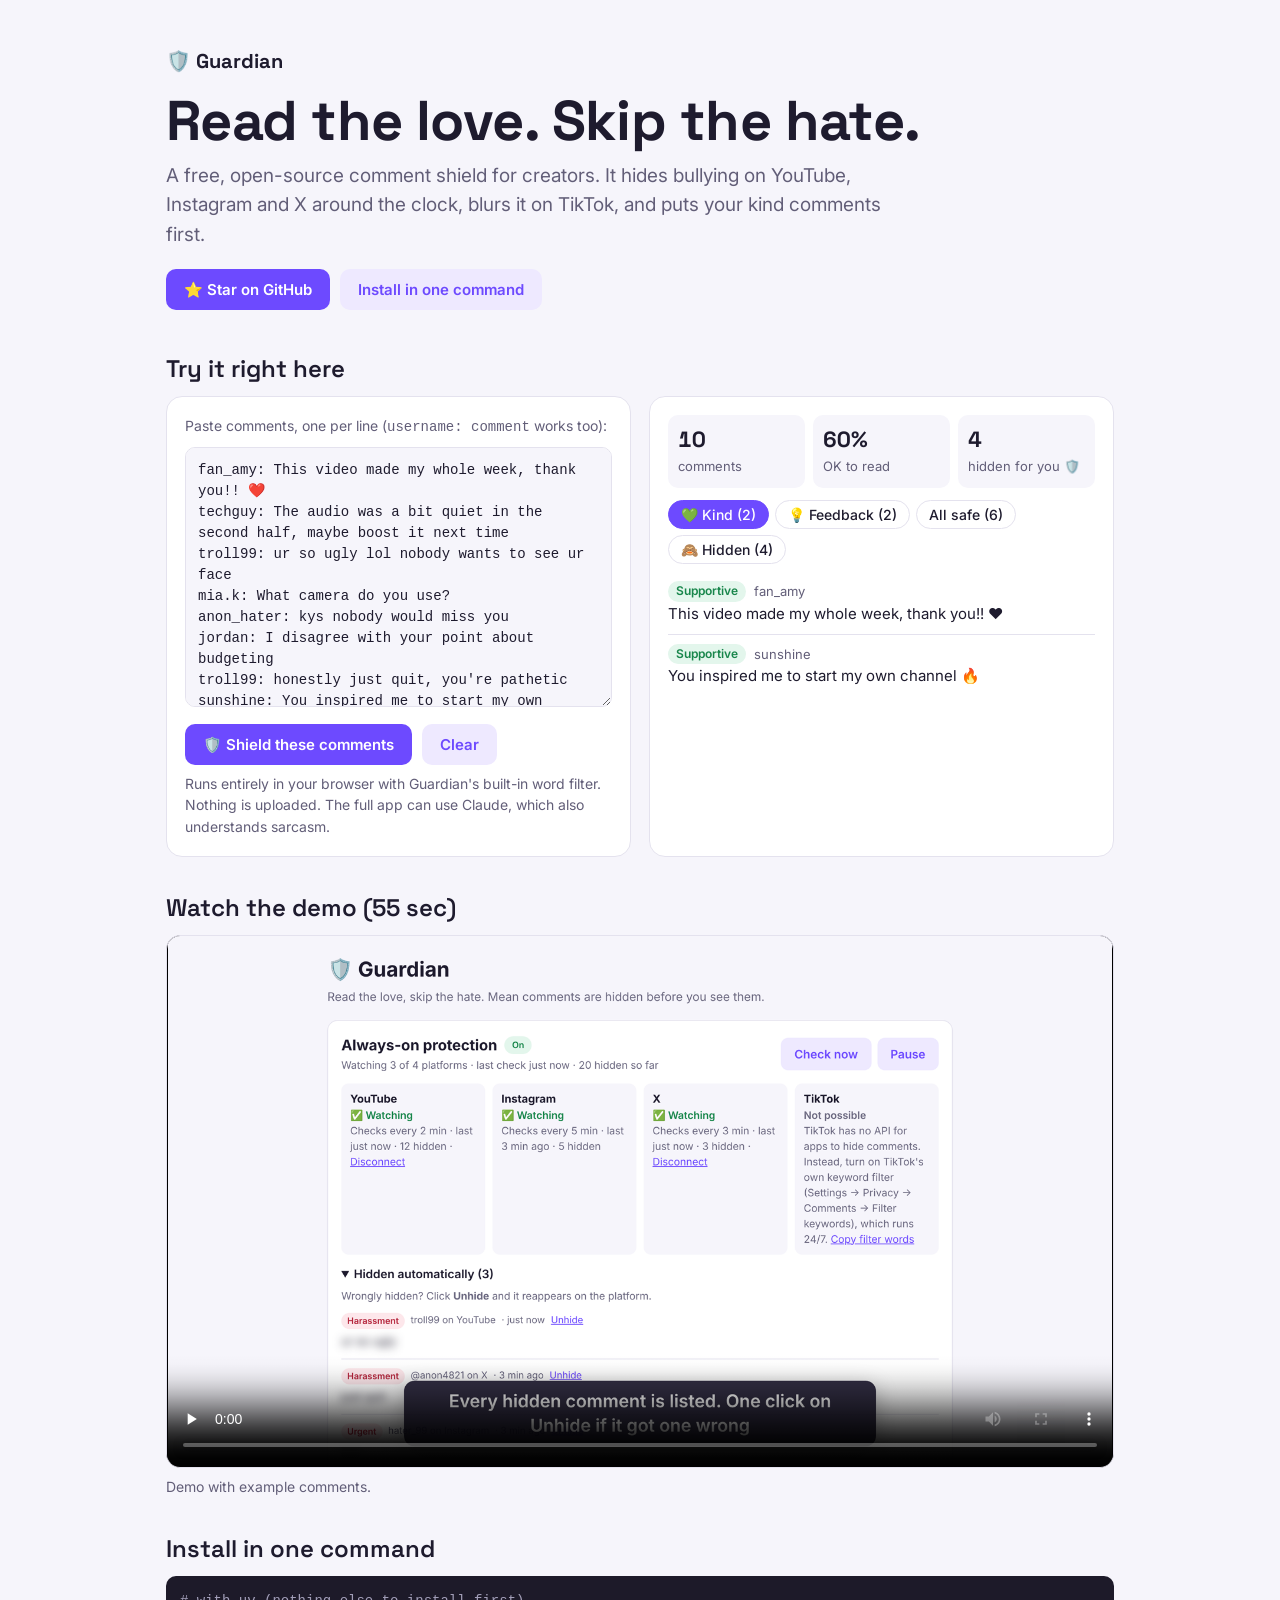
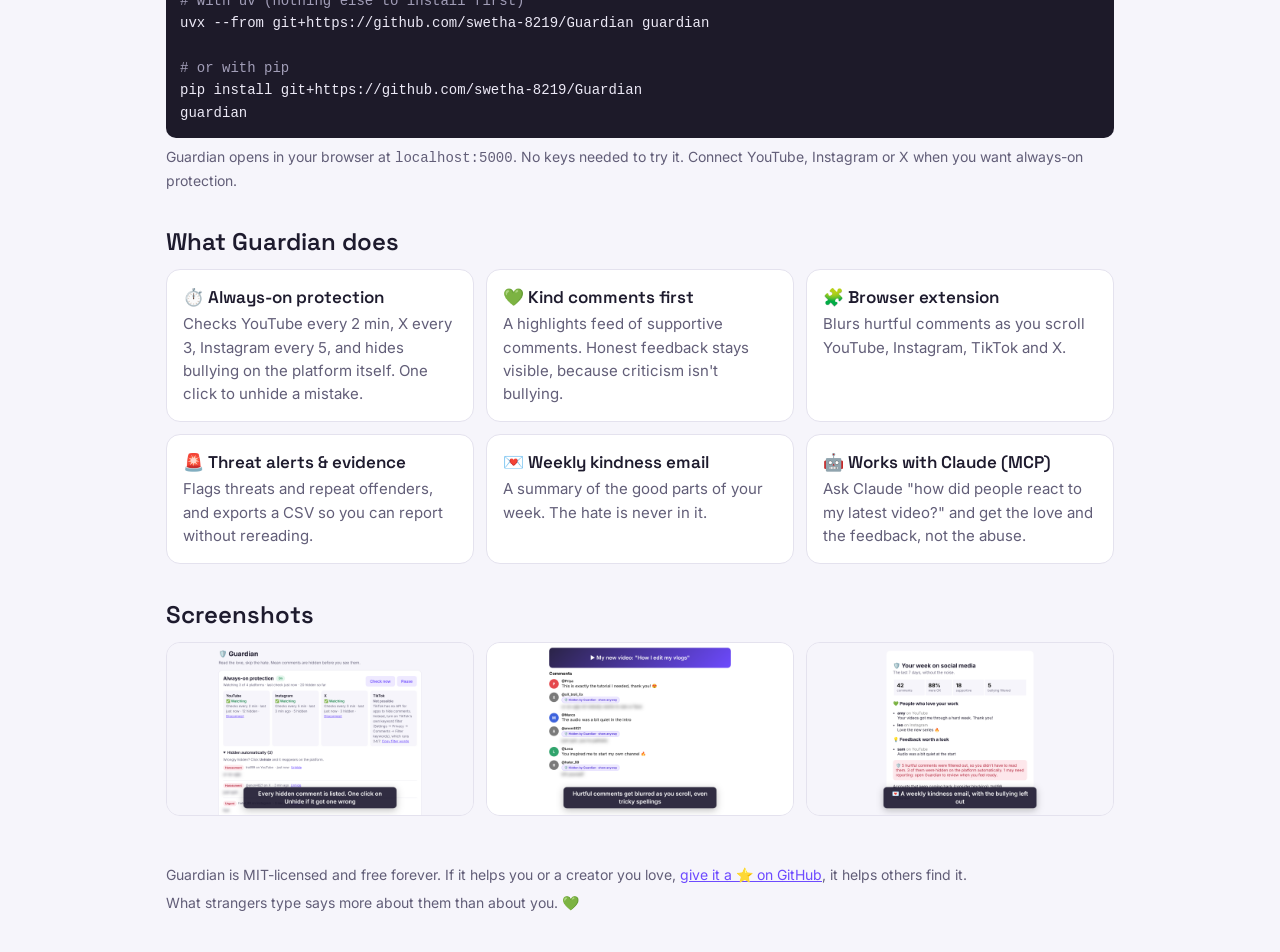
<file: docs/index.html>
<!doctype html>
<html lang="en">
<head>
<meta charset="utf-8">
<meta name="viewport" content="width=device-width, initial-scale=1">
<title>Guardian: read the love, skip the hate</title>
<meta name="description" content="Free, open-source comment shield for creators. Hides bullying on YouTube, Instagram and X around the clock. Try it in your browser.">
<meta property="og:title" content="Guardian: read the love, skip the hate">
<meta property="og:description" content="Free, open-source comment shield that hides bullying on YouTube, Instagram and X around the clock.">
<meta property="og:image" content="images/always-on.png">
<link rel="stylesheet" href="https://fonts.googleapis.com/css2?family=Inter:wght@400;500;600&family=Space+Grotesk:wght@600;700&display=swap">
<style>
  /* One column: pitch + playground first, then demo, install and features. */
  :root {
    --bg: #f6f5fb; --surface: #fff; --fg: #1e1b2e; --muted: #625e78; --line: #e4e2ee;
    --accent: #6d4aff; --accent-soft: #eee9ff; --on-accent: #fff;
    --good: #18864b; --good-soft: #e3f6ec; --warn: #a15c00; --warn-soft: #fff2dc; --bad: #b4233a; --bad-soft: #fde7eb;
    --display: "Space Grotesk", system-ui, sans-serif; --body: "Inter", system-ui, -apple-system, sans-serif;
    --mono: ui-monospace, "SF Mono", Menlo, Consolas, monospace;
  }
  @media (prefers-color-scheme: dark) { :root {
    --bg: #13111c; --surface: #1d1a29; --fg: #ece9f6; --muted: #a29eb8; --line: #322e44;
    --accent: #9b85ff; --accent-soft: #2b2448; --on-accent: #13111c;
    --good: #4cd38a; --good-soft: #163626; --warn: #f2b45a; --warn-soft: #3a2b12; --bad: #ff7a8e; --bad-soft: #3d1820; color-scheme: dark; } }
  * { box-sizing: border-box; }
  body { margin: 0; background: var(--bg); color: var(--fg); font: 16px/1.55 var(--body); }
  .wrap { max-width: 980px; margin: 0 auto; padding: 0 max(16px, env(safe-area-inset-left, 0px)); }
  header { padding-block: 48px 8px; display: grid; gap: 10px; }
  .brand { display: flex; gap: 10px; align-items: center; font: 700 20px var(--display); }
  h1 { font: 700 clamp(34px, 6vw, 56px)/1.05 var(--display); margin: 8px 0 0; text-wrap: balance; letter-spacing: -.01em; }
  .lede { font-size: 19px; color: var(--muted); max-width: 60ch; margin: 0; }
  .cta { display: flex; gap: 10px; flex-wrap: wrap; margin-top: 10px; }
  .btn { display: inline-flex; align-items: center; gap: 8px; border: 0; border-radius: 10px; padding: 11px 18px; font: 600 15px var(--body); cursor: pointer; text-decoration: none; }
  .btn.primary { background: var(--accent); color: var(--on-accent); }
  .btn.ghost { background: var(--accent-soft); color: var(--accent); }
  .btn:focus-visible, textarea:focus-visible, button:focus-visible { outline: 2px solid var(--accent); outline-offset: 2px; }
  section { margin-top: 36px; }
  h2 { font: 600 24px/1.25 var(--display); margin: 0 0 12px; }
  .card { background: var(--surface); border: 1px solid var(--line); border-radius: 16px; padding: 18px; }
  .play { display: grid; grid-template-columns: minmax(0, 1fr) minmax(0, 1fr); gap: 18px; }
  @media (max-width: 760px) { .play { grid-template-columns: 1fr; } }
  textarea { width: 100%; min-height: 260px; resize: vertical; font: 14px/1.5 var(--mono); color: var(--fg); background: var(--bg); border: 1px solid var(--line); border-radius: 10px; padding: 12px; }
  .hint { color: var(--muted); font-size: 14px; margin: 8px 0 0; }
  .stats { display: grid; grid-template-columns: repeat(3, 1fr); gap: 8px; margin-bottom: 12px; }
  .stat { background: var(--bg); border-radius: 10px; padding: 10px; }
  .stat b { display: block; font: 700 22px var(--display); font-variant-numeric: tabular-nums; }
  .stat span { color: var(--muted); font-size: 13px; }
  .tabs { display: flex; gap: 6px; flex-wrap: wrap; margin-bottom: 8px; }
  .tab { border: 1px solid var(--line); background: transparent; color: var(--fg); border-radius: 999px; padding: 5px 12px; font: 500 14px var(--body); cursor: pointer; }
  .tab[aria-pressed="true"] { background: var(--accent); border-color: var(--accent); color: var(--on-accent); }
  .list { max-height: 300px; overflow-y: auto; }
  .c { border-top: 1px solid var(--line); padding: 9px 0; font-size: 15px; overflow-wrap: anywhere; }
  .c:first-child { border-top: 0; }
  .meta { font-size: 13px; color: var(--muted); display: flex; gap: 8px; align-items: center; flex-wrap: wrap; }
  .tag { font-size: 12px; font-weight: 600; padding: 1px 8px; border-radius: 999px; }
  .t-supportive { background: var(--good-soft); color: var(--good); }
  .t-neutral { background: var(--accent-soft); color: var(--accent); }
  .t-criticism { background: var(--warn-soft); color: var(--warn); }
  .t-harassment, .t-threat { background: var(--bad-soft); color: var(--bad); }
  .blur { filter: blur(6px); cursor: pointer; user-select: none; }
  video, .shot { width: 100%; max-width: 100%; border-radius: 14px; display: block; border: 1px solid var(--line); }
  video { aspect-ratio: 16 / 9; background: #000; }
  pre { margin: 0; background: #1d1a29; color: #ece9f6; border-radius: 10px; padding: 14px; overflow-x: auto; font: 14px/1.6 var(--mono); }
  pre .cm { color: #a29eb8; }
  .grid3 { display: grid; grid-template-columns: repeat(auto-fit, minmax(240px, 1fr)); gap: 12px; }
  .feat { background: var(--surface); border: 1px solid var(--line); border-radius: 14px; padding: 16px; min-width: 0; }
  .feat h3 { margin: 0 0 4px; font: 600 17px var(--display); }
  .feat p { margin: 0; color: var(--muted); font-size: 15px; }
  footer { margin: 48px 0 40px; color: var(--muted); font-size: 14px; display: grid; gap: 6px; }
  a { color: var(--accent); }
</style>
</head>
<body>
<div class="wrap">
  <header>
    <div class="brand">🛡️ Guardian</div>
    <h1>Read the love. Skip the hate.</h1>
    <p class="lede">A free, open-source comment shield for creators. It hides bullying on YouTube, Instagram and X around the clock, blurs it on TikTok, and puts your kind comments first.</p>
    <div class="cta">
      <a class="btn primary" href="https://github.com/swetha-8219/Guardian">⭐ Star on GitHub</a>
      <a class="btn ghost" href="#install">Install in one command</a>
    </div>
  </header>

  <section aria-labelledby="try">
    <h2 id="try">Try it right here</h2>
    <div class="play">
      <div class="card">
        <label for="input" class="hint" style="margin:0 0 8px;display:block">Paste comments, one per line (<code>username: comment</code> works too):</label>
        <textarea id="input" spellcheck="false"></textarea>
        <div class="cta">
          <button class="btn primary" id="go" type="button">🛡️ Shield these comments</button>
          <button class="btn ghost" id="clear" type="button">Clear</button>
        </div>
        <p class="hint">Runs entirely in your browser with Guardian's built-in word filter. Nothing is uploaded. The full app can use Claude, which also understands sarcasm.</p>
      </div>
      <div class="card" aria-live="polite">
        <div class="stats" id="stats"></div>
        <div class="tabs" id="tabs"></div>
        <div class="list" id="list"></div>
      </div>
    </div>
  </section>

  <section aria-labelledby="demo">
    <h2 id="demo">Watch the demo (55 sec)</h2>
    <video src="guardian-demo.mp4" poster="images/always-on.png" controls playsinline preload="none"></video>
    <p class="hint">Demo with example comments.</p>
  </section>

  <section aria-labelledby="install" id="install">
    <h2>Install in one command</h2>
    <pre><span class="cm"># with uv (nothing else to install first)</span>
uvx --from git+https://github.com/swetha-8219/Guardian guardian

<span class="cm"># or with pip</span>
pip install git+https://github.com/swetha-8219/Guardian
guardian</pre>
    <p class="hint">Guardian opens in your browser at <code>localhost:5000</code>. No keys needed to try it. Connect YouTube, Instagram or X when you want always-on protection.</p>
  </section>

  <section aria-labelledby="what">
    <h2 id="what">What Guardian does</h2>
    <div class="grid3">
      <div class="feat"><h3>⏱️ Always-on protection</h3><p>Checks YouTube every 2 min, X every 3, Instagram every 5, and hides bullying on the platform itself. One click to unhide a mistake.</p></div>
      <div class="feat"><h3>💚 Kind comments first</h3><p>A highlights feed of supportive comments. Honest feedback stays visible, because criticism isn't bullying.</p></div>
      <div class="feat"><h3>🧩 Browser extension</h3><p>Blurs hurtful comments as you scroll YouTube, Instagram, TikTok and X.</p></div>
      <div class="feat"><h3>🚨 Threat alerts &amp; evidence</h3><p>Flags threats and repeat offenders, and exports a CSV so you can report without rereading.</p></div>
      <div class="feat"><h3>💌 Weekly kindness email</h3><p>A summary of the good parts of your week. The hate is never in it.</p></div>
      <div class="feat"><h3>🤖 Works with Claude (MCP)</h3><p>Ask Claude "how did people react to my latest video?" and get the love and the feedback, not the abuse.</p></div>
    </div>
  </section>

  <section aria-labelledby="shots">
    <h2 id="shots">Screenshots</h2>
    <div class="grid3">
      <img class="shot" src="images/always-on.png" alt="Always-on protection panel watching YouTube, Instagram and X, with hidden comments blurred and an Unhide link on each" loading="lazy">
      <img class="shot" src="images/extension.png" alt="The browser extension blurring hurtful comments on a comments page" loading="lazy">
      <img class="shot" src="images/email.png" alt="A sample weekly kindness email" loading="lazy">
    </div>
  </section>

  <footer>
    <span>Guardian is MIT-licensed and free forever. If it helps you or a creator you love, <a href="https://github.com/swetha-8219/Guardian">give it a ⭐ on GitHub</a>, it helps others find it.</span>
    <span>What strangers type says more about them than about you. 💚</span>
  </footer>
</div>

<script src="wordlists.js"></script>
<script src="filter.js"></script>
<script>
  const SAMPLE = `fan_amy: This video made my whole week, thank you!! ❤️
techguy: The audio was a bit quiet in the second half, maybe boost it next time
troll99: ur so ugly lol nobody wants to see ur face
mia.k: What camera do you use?
anon_hater: kys nobody would miss you
jordan: I disagree with your point about budgeting
troll99: honestly just quit, you're pathetic
sunshine: You inspired me to start my own channel 🔥
lee: first!
troll99: still ugly`;
  const LABELS = { supportive: "Supportive", neutral: "Neutral", criticism: "Feedback", harassment: "Harassment", threat: "Urgent" };
  const HIDE = GuardianFilter.HIDE;
  const $ = (id) => document.getElementById(id);
  const esc = (s) => s.replace(/[&<>"']/g, (c) => ({ "&": "&amp;", "<": "&lt;", ">": "&gt;", '"': "&quot;", "'": "&#39;" }[c]));
  let rows = [], tab = "love";

  function parse(text) {
    return text.split("\n").map((l) => l.trim()).filter(Boolean).map((line) => {
      const m = line.match(/^@?([\w.]{2,30}):\s+(.+)$/);
      const author = m ? m[1] : "anonymous", body = m ? m[2] : line;
      return { author, text: body, category: GuardianFilter.classify(body) };
    });
  }
  function render() {
    const n = (f) => rows.filter(f).length;
    const hidden = n((r) => HIDE.has(r.category));
    $("stats").innerHTML = [
      [rows.length, "comments"], [rows.length ? Math.round(100 * (rows.length - hidden) / rows.length) + "%" : "–", "OK to read"], [hidden, "hidden for you 🛡️"],
    ].map(([v, l]) => `<div class="stat"><b>${v}</b><span>${l}</span></div>`).join("");
    const tabs = [["love", "💚 Kind", (r) => r.category === "supportive"], ["feedback", "💡 Feedback", (r) => r.category === "criticism"],
                  ["all", "All safe", (r) => !HIDE.has(r.category)], ["hidden", "🙈 Hidden", (r) => HIDE.has(r.category)]];
    $("tabs").innerHTML = tabs.map(([k, l, f]) => `<button type="button" class="tab" aria-pressed="${k === tab}" data-k="${k}">${l} (${n(f)})</button>`).join("");
    const shown = rows.filter(tabs.find((t) => t[0] === tab)[2]);
    $("list").innerHTML = shown.length ? shown.map((r) => `<div class="c"><div class="meta"><span class="tag t-${r.category}">${LABELS[r.category]}</span><span>${esc(r.author)}</span></div>
      <div class="${HIDE.has(r.category) ? "blur" : ""}" title="${HIDE.has(r.category) ? "Click to reveal (only if you're ready)" : ""}">${esc(r.text)}</div></div>`).join("")
      : `<p class="hint">Nothing here${tab === "hidden" ? ". No bullying found 🎉" : ""}.</p>`;
  }
  $("tabs").addEventListener("click", (e) => { const b = e.target.closest("[data-k]"); if (b) { tab = b.dataset.k; render(); } });
  $("list").addEventListener("click", (e) => e.target.classList.remove("blur"));
  $("go").onclick = () => { rows = parse($("input").value); tab = "love"; render(); };
  $("clear").onclick = () => { $("input").value = ""; rows = []; render(); $("input").focus(); };
  $("input").value = SAMPLE; rows = parse(SAMPLE); render();
</script>
</body>
</html>
</file>
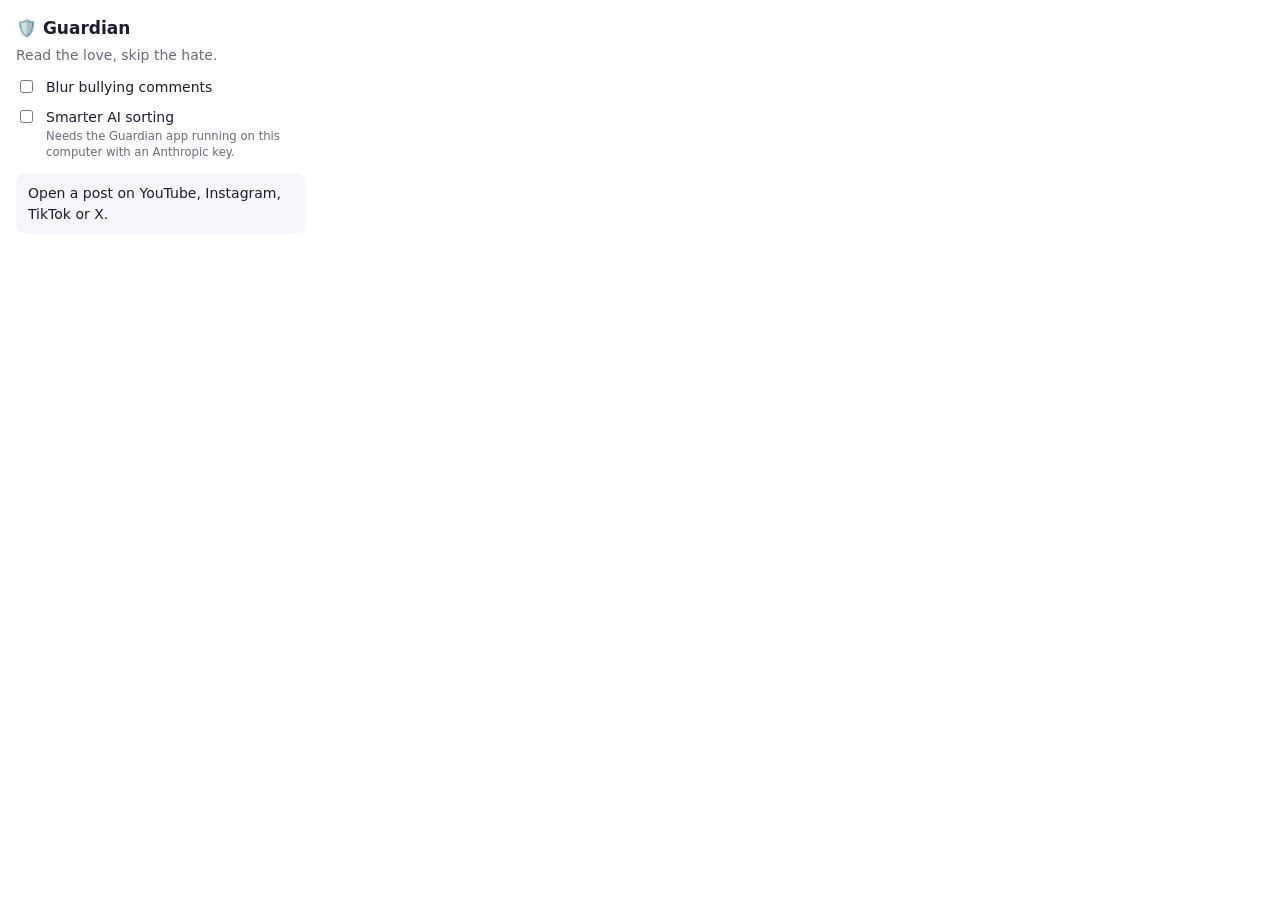
<file: extension/popup.html>
<!doctype html>
<html>
<head>
<meta charset="utf-8">
<style>
  :root { --bg: #fff; --text: #1e1b2e; --muted: #6b6880; --accent: #6d4aff; --soft: #f6f5fb; }
  @media (prefers-color-scheme: dark) { :root { --bg: #1d1a29; --text: #ece9f6; --muted: #a29eb8; --accent: #9b85ff; --soft: #13111c; } }
  body { margin: 0; width: 290px; padding: 16px; background: var(--bg); color: var(--text); font: 14px/1.45 system-ui, sans-serif; }
  h1 { font-size: 17px; margin: 0 0 4px; }
  p { margin: 0 0 12px; color: var(--muted); }
  label { display: flex; gap: 10px; align-items: flex-start; margin: 10px 0; cursor: pointer; }
  input { margin-top: 3px; accent-color: var(--accent); }
  small { color: var(--muted); display: block; }
  .stat { background: var(--soft); border-radius: 10px; padding: 10px 12px; margin-top: 12px; }
</style>
</head>
<body>
  <h1>🛡️ Guardian</h1>
  <p>Read the love, skip the hate.</p>
  <label><input type="checkbox" id="enabled"> <span>Blur bullying comments</span></label>
  <label><input type="checkbox" id="useApp"> <span>Smarter AI sorting<small>Needs the Guardian app running on this computer with an Anthropic key.</small></span></label>
  <div class="stat" id="stat">Open a post on YouTube, Instagram, TikTok or X.</div>
  <script src="popup.js"></script>
</body>
</html>
</file>
